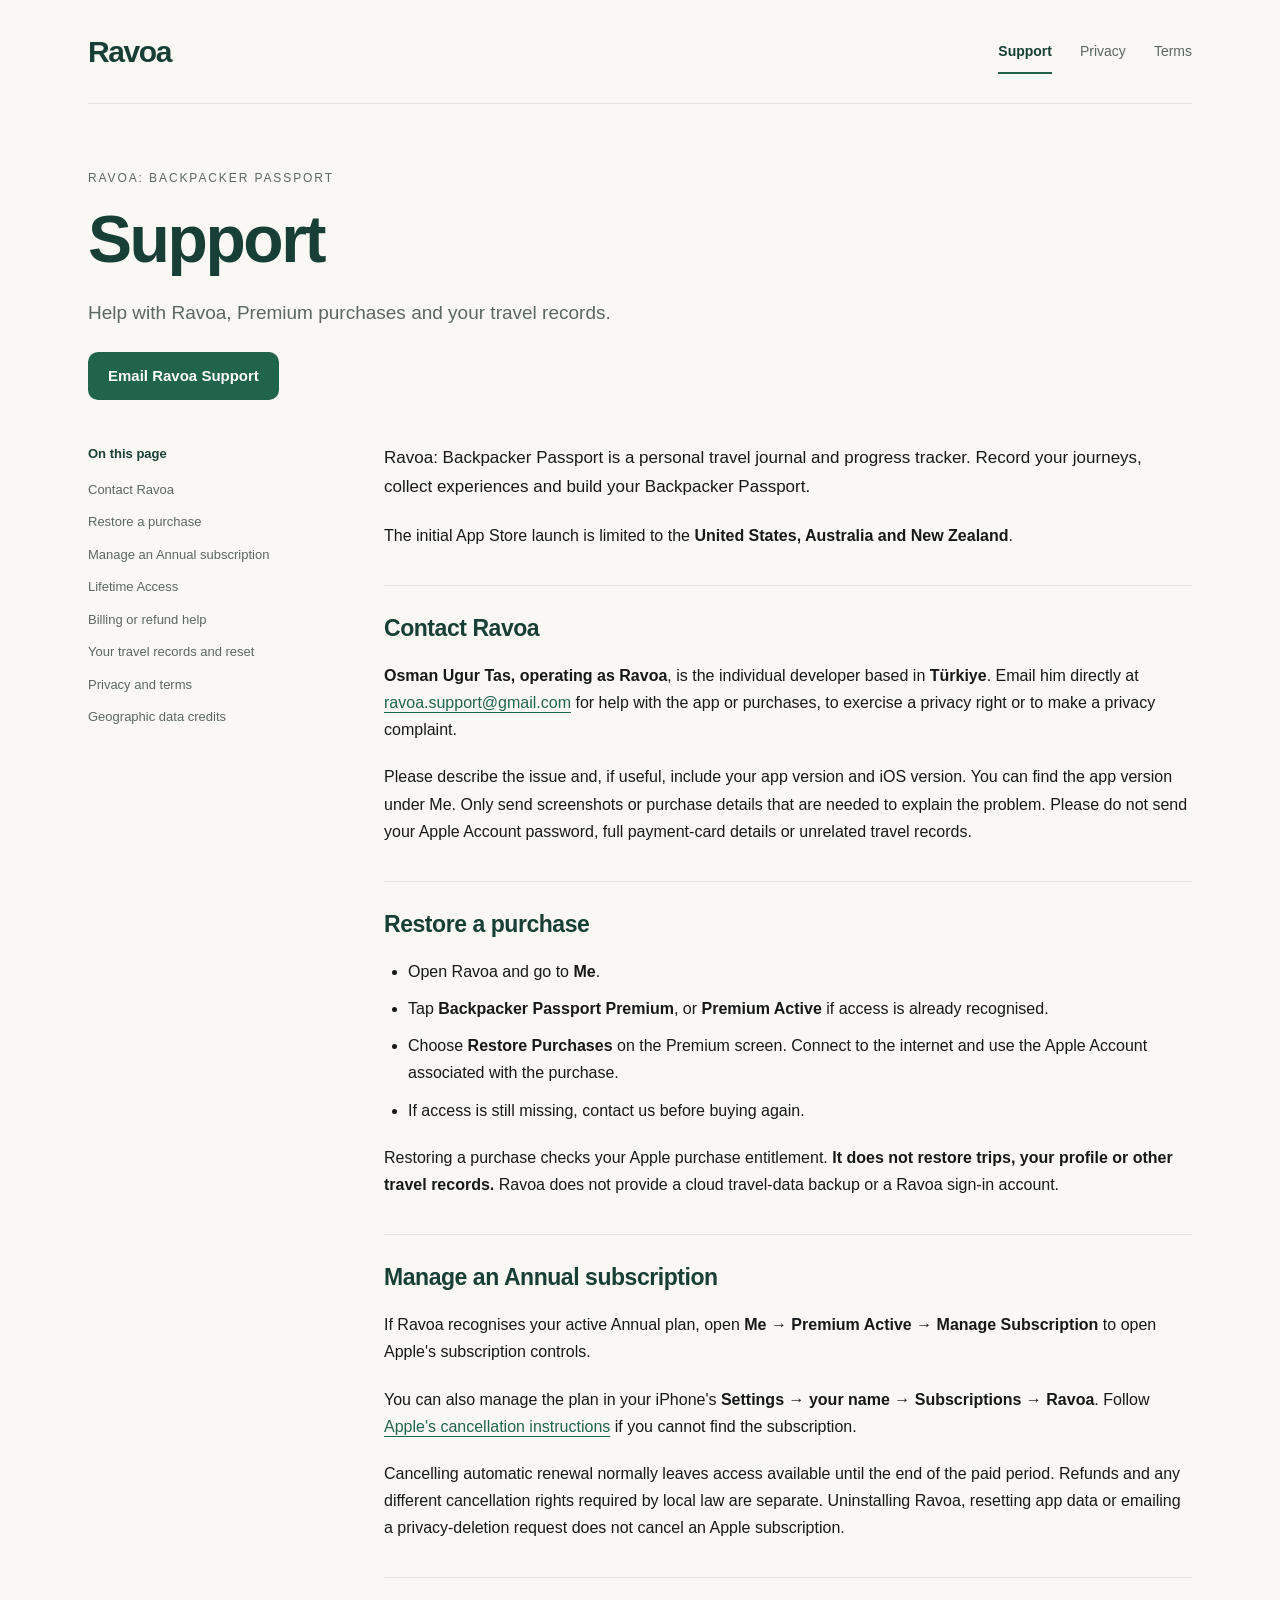
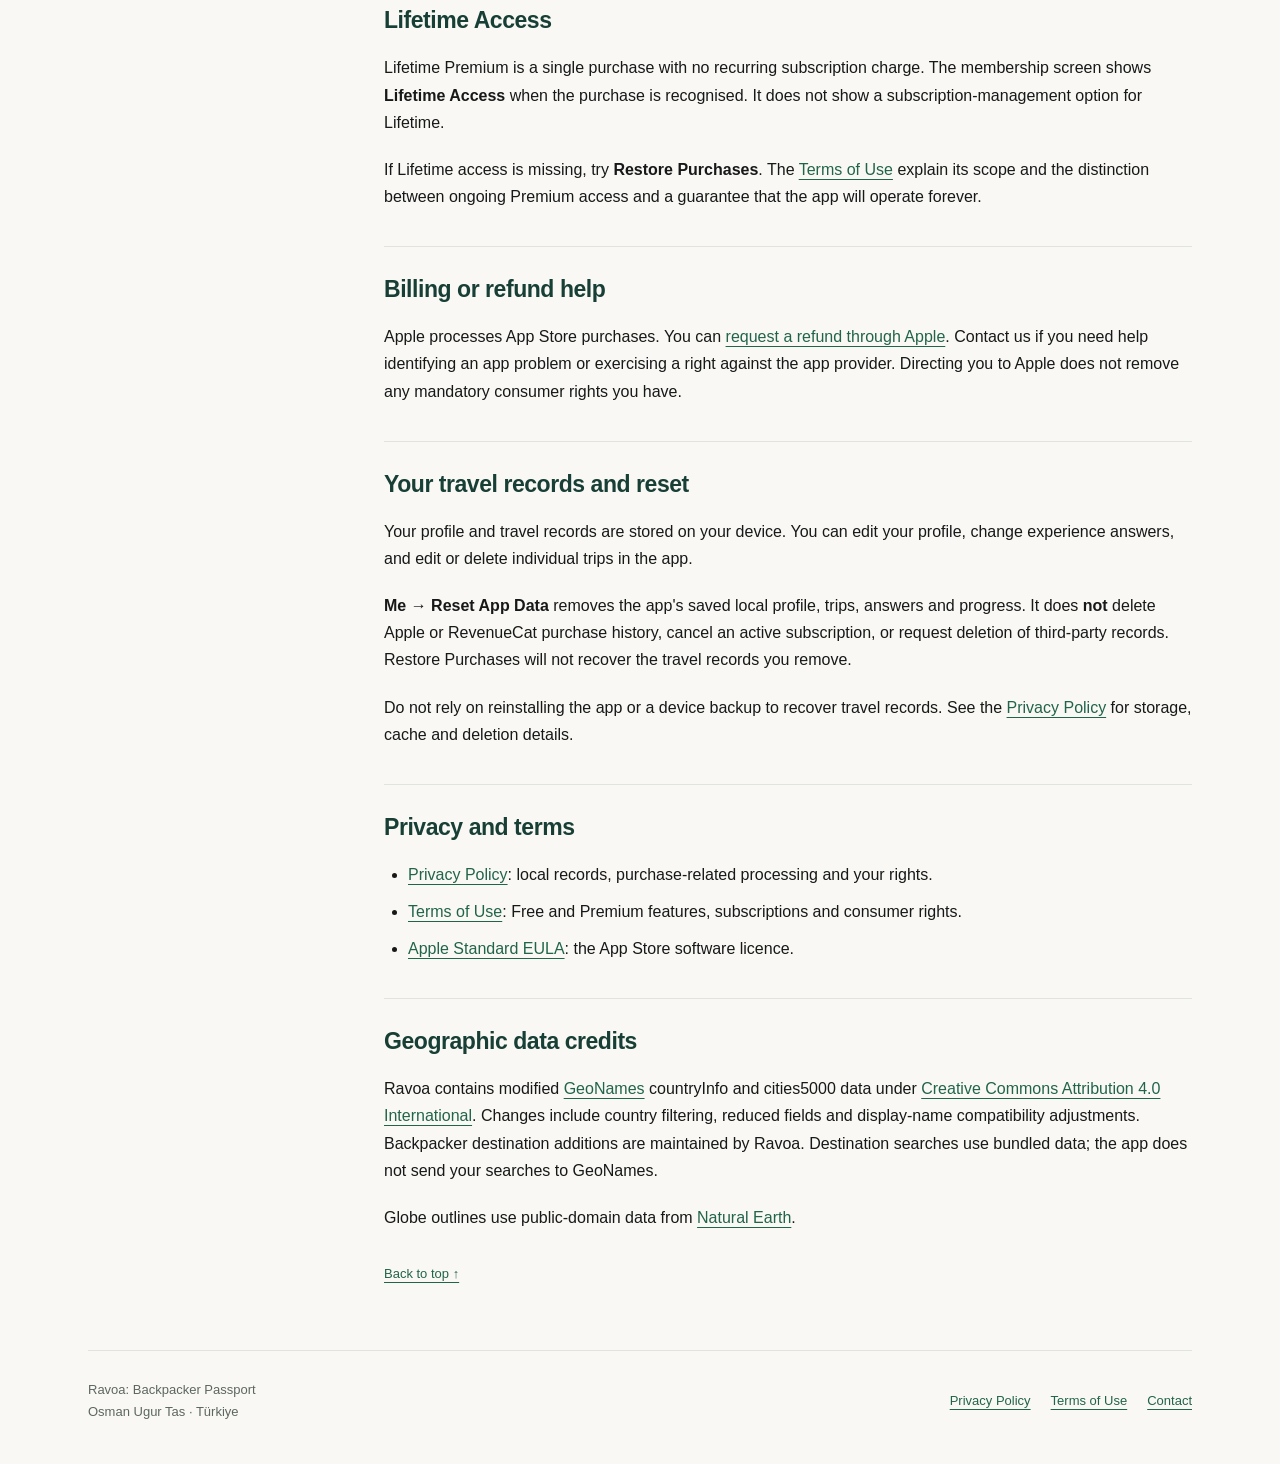
<file: index.html>
<!doctype html>
<html lang="en">
<head>
  <meta charset="utf-8">
  <meta name="viewport" content="width=device-width, initial-scale=1">
  <meta name="description" content="Help with Ravoa, Premium purchases and your travel records.">
  <meta name="theme-color" content="#faf8f4">
  <meta name="referrer" content="no-referrer">
  <title>Support · Ravoa</title>
  <link rel="stylesheet" href="./assets/styles.css">
</head>
<body id="top">
  <a class="skip" href="#main">Skip to content</a>
  <header class="site-header wrap">
    <a class="brand" href="./index.html" aria-label="Ravoa Support">Ravoa</a>
    <nav class="site-nav" aria-label="Main navigation"><a href="./index.html" aria-current="page">Support</a><a href="./privacy/index.html">Privacy</a><a href="./terms/index.html">Terms</a></nav>
  </header>
  <main class="wrap" id="main"><header class="hero">
          <p class="eyebrow">Ravoa: Backpacker Passport</p>
          <h1>Support</h1><p class="lead">Help with Ravoa, Premium purchases and your travel records.</p><a class="contact-link" href="mailto:ravoa.support@gmail.com">Email Ravoa Support</a>
        </header>
        <div class="document-layout">
          <aside class="toc"><h2>On this page</h2><nav aria-label="Page sections"><ol><li><a href="#contact-ravoa">Contact Ravoa</a></li><li><a href="#restore-a-purchase">Restore a purchase</a></li><li><a href="#manage-an-annual-subscription">Manage an Annual subscription</a></li><li><a href="#lifetime-access">Lifetime Access</a></li><li><a href="#billing-or-refund-help">Billing or refund help</a></li><li><a href="#your-travel-records-and-reset">Your travel records and reset</a></li><li><a href="#privacy-and-terms">Privacy and terms</a></li><li><a href="#geographic-data-credits">Geographic data credits</a></li></ol></nav></aside>
          <div>
            <details class="mobile-toc"><summary>On this page</summary><nav aria-label="Page sections"><ol><li><a href="#contact-ravoa">Contact Ravoa</a></li><li><a href="#restore-a-purchase">Restore a purchase</a></li><li><a href="#manage-an-annual-subscription">Manage an Annual subscription</a></li><li><a href="#lifetime-access">Lifetime Access</a></li><li><a href="#billing-or-refund-help">Billing or refund help</a></li><li><a href="#your-travel-records-and-reset">Your travel records and reset</a></li><li><a href="#privacy-and-terms">Privacy and terms</a></li><li><a href="#geographic-data-credits">Geographic data credits</a></li></ol></nav></details>
            <article class="document" aria-label="Support"><p>Ravoa: Backpacker Passport is a personal travel journal and progress tracker. Record your journeys, collect experiences and build your Backpacker Passport.</p>
<p>The initial App Store launch is limited to the <strong>United States, Australia and New Zealand</strong>.</p>
<section id="contact-ravoa"><h2>Contact Ravoa</h2>
<p><strong>Osman Ugur Tas, operating as Ravoa</strong>, is the individual developer based in <strong>Türkiye</strong>. Email him directly at <a href="mailto:ravoa.support@gmail.com">ravoa.support@gmail.com</a> for help with the app or purchases, to exercise a privacy right or to make a privacy complaint.</p>
<p>Please describe the issue and, if useful, include your app version and iOS version. You can find the app version under Me. Only send screenshots or purchase details that are needed to explain the problem. Please do not send your Apple Account password, full payment-card details or unrelated travel records.</p>
</section>
<section id="restore-a-purchase"><h2>Restore a purchase</h2>
<ul><li>Open Ravoa and go to <strong>Me</strong>.</li><li>Tap <strong>Backpacker Passport Premium</strong>, or <strong>Premium Active</strong> if access is already recognised.</li><li>Choose <strong>Restore Purchases</strong> on the Premium screen. Connect to the internet and use the Apple Account associated with the purchase.</li><li>If access is still missing, contact us before buying again.</li></ul>
<p>Restoring a purchase checks your Apple purchase entitlement. <strong>It does not restore trips, your profile or other travel records.</strong> Ravoa does not provide a cloud travel-data backup or a Ravoa sign-in account.</p>
</section>
<section id="manage-an-annual-subscription"><h2>Manage an Annual subscription</h2>
<p>If Ravoa recognises your active Annual plan, open <strong>Me → Premium Active → Manage Subscription</strong> to open Apple&#x27;s subscription controls.</p>
<p>You can also manage the plan in your iPhone&#x27;s <strong>Settings → your name → Subscriptions → Ravoa</strong>. Follow <a href="https://support.apple.com/en-us/118428">Apple&#x27;s cancellation instructions</a> if you cannot find the subscription.</p>
<p>Cancelling automatic renewal normally leaves access available until the end of the paid period. Refunds and any different cancellation rights required by local law are separate. Uninstalling Ravoa, resetting app data or emailing a privacy-deletion request does not cancel an Apple subscription.</p>
</section>
<section id="lifetime-access"><h2>Lifetime Access</h2>
<p>Lifetime Premium is a single purchase with no recurring subscription charge. The membership screen shows <strong>Lifetime Access</strong> when the purchase is recognised. It does not show a subscription-management option for Lifetime.</p>
<p>If Lifetime access is missing, try <strong>Restore Purchases</strong>. The <a href="./terms/index.html">Terms of Use</a> explain its scope and the distinction between ongoing Premium access and a guarantee that the app will operate forever.</p>
</section>
<section id="billing-or-refund-help"><h2>Billing or refund help</h2>
<p>Apple processes App Store purchases. You can <a href="https://reportaproblem.apple.com/">request a refund through Apple</a>. Contact us if you need help identifying an app problem or exercising a right against the app provider. Directing you to Apple does not remove any mandatory consumer rights you have.</p>
</section>
<section id="your-travel-records-and-reset"><h2>Your travel records and reset</h2>
<p>Your profile and travel records are stored on your device. You can edit your profile, change experience answers, and edit or delete individual trips in the app.</p>
<p><strong>Me → Reset App Data</strong> removes the app&#x27;s saved local profile, trips, answers and progress. It does <strong>not</strong> delete Apple or RevenueCat purchase history, cancel an active subscription, or request deletion of third-party records. Restore Purchases will not recover the travel records you remove.</p>
<p>Do not rely on reinstalling the app or a device backup to recover travel records. See the <a href="./privacy/index.html">Privacy Policy</a> for storage, cache and deletion details.</p>
</section>
<section id="privacy-and-terms"><h2>Privacy and terms</h2>
<ul><li><a href="./privacy/index.html">Privacy Policy</a>: local records, purchase-related processing and your rights.</li><li><a href="./terms/index.html">Terms of Use</a>: Free and Premium features, subscriptions and consumer rights.</li><li><a href="https://www.apple.com/legal/internet-services/itunes/dev/stdeula/">Apple Standard EULA</a>: the App Store software licence.</li></ul>
</section>
<section id="geographic-data-credits"><h2>Geographic data credits</h2>
<p>Ravoa contains modified <a href="https://www.geonames.org/">GeoNames</a> countryInfo and cities5000 data under <a href="https://creativecommons.org/licenses/by/4.0/">Creative Commons Attribution 4.0 International</a>. Changes include country filtering, reduced fields and display-name compatibility adjustments. Backpacker destination additions are maintained by Ravoa. Destination searches use bundled data; the app does not send your searches to GeoNames.</p>
<p>Globe outlines use public-domain data from <a href="https://www.naturalearthdata.com/about/terms-of-use/">Natural Earth</a>.</p>
</section></article>
            <a class="top-link" href="#top">Back to top ↑</a>
          </div>
        </div></main>
  <footer class="site-footer wrap">
    <p>Ravoa: Backpacker Passport<br>Osman Ugur Tas · Türkiye</p>
    <nav class="footer-links" aria-label="Footer navigation">
      <a href="./privacy/index.html">Privacy Policy</a>
      <a href="./terms/index.html">Terms of Use</a>
      <a href="mailto:ravoa.support@gmail.com">Contact</a>
    </nav>
  </footer>
</body>
</html>
</file>
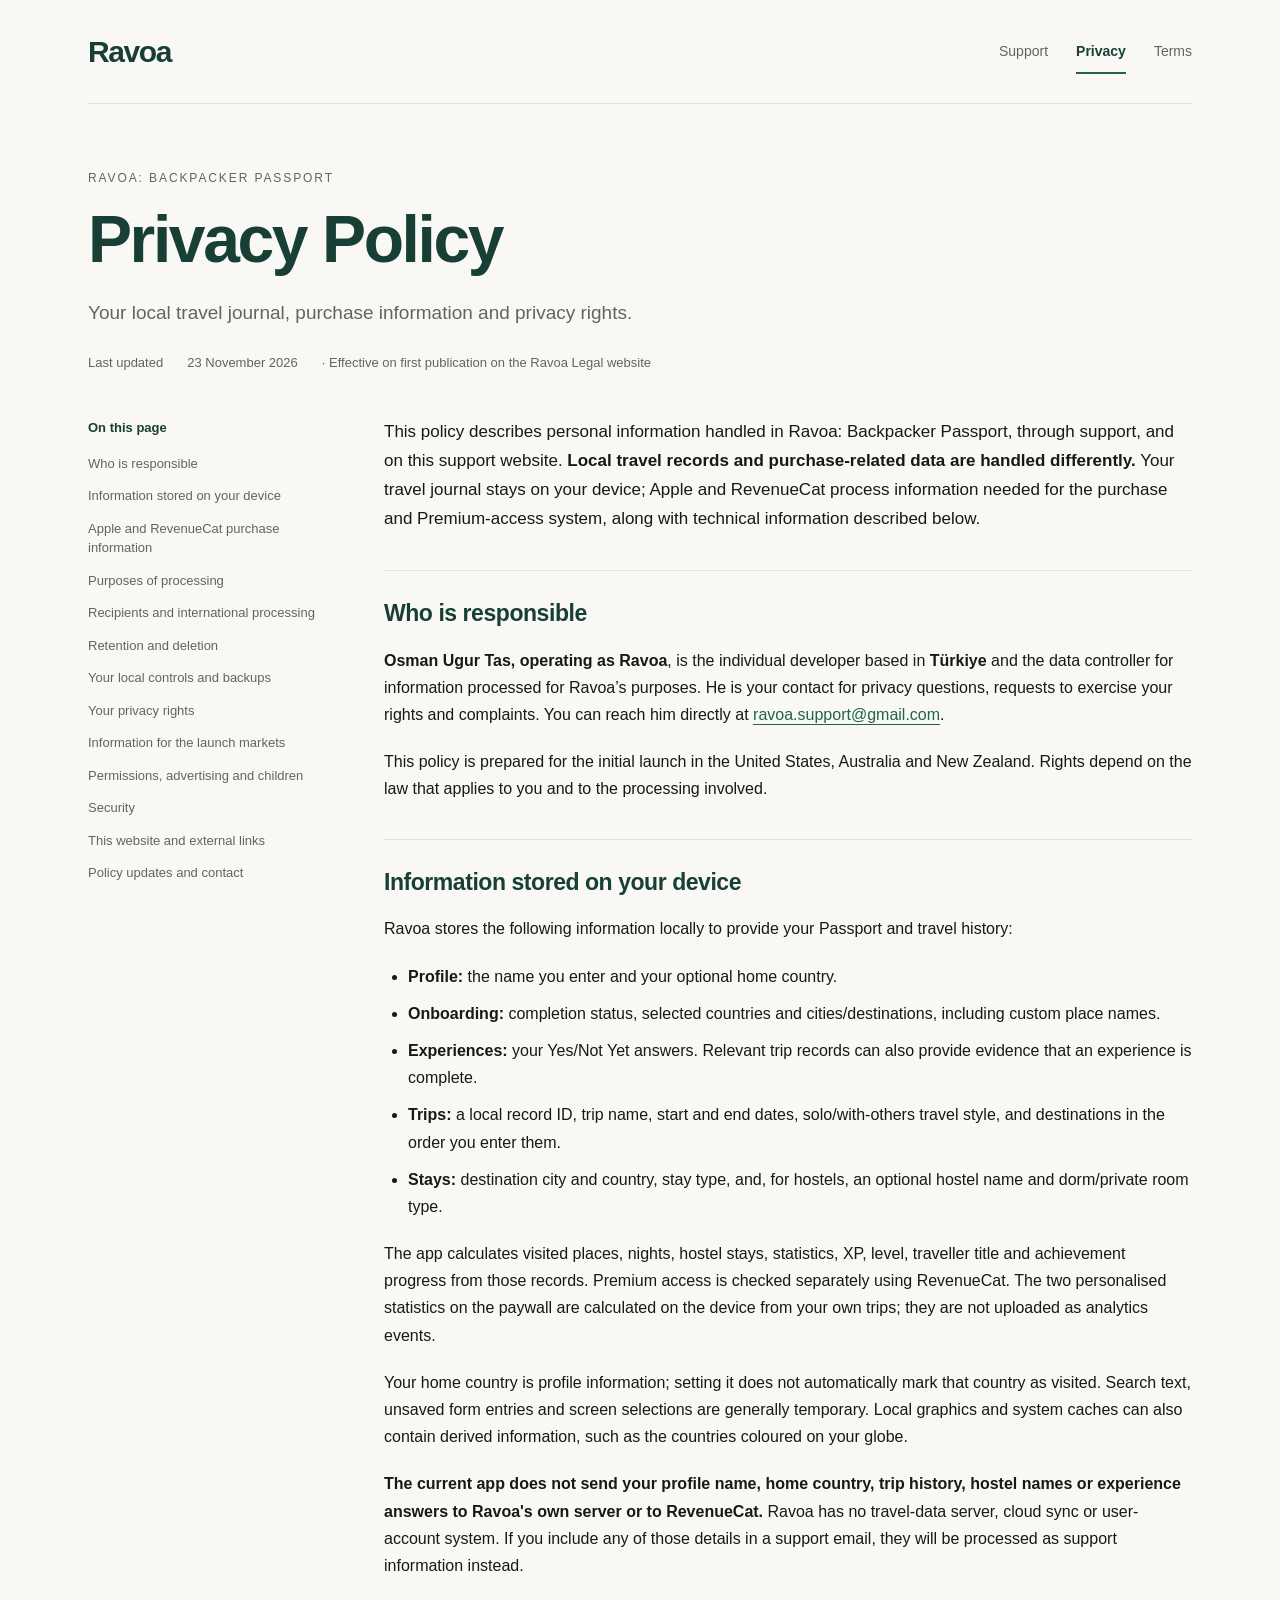
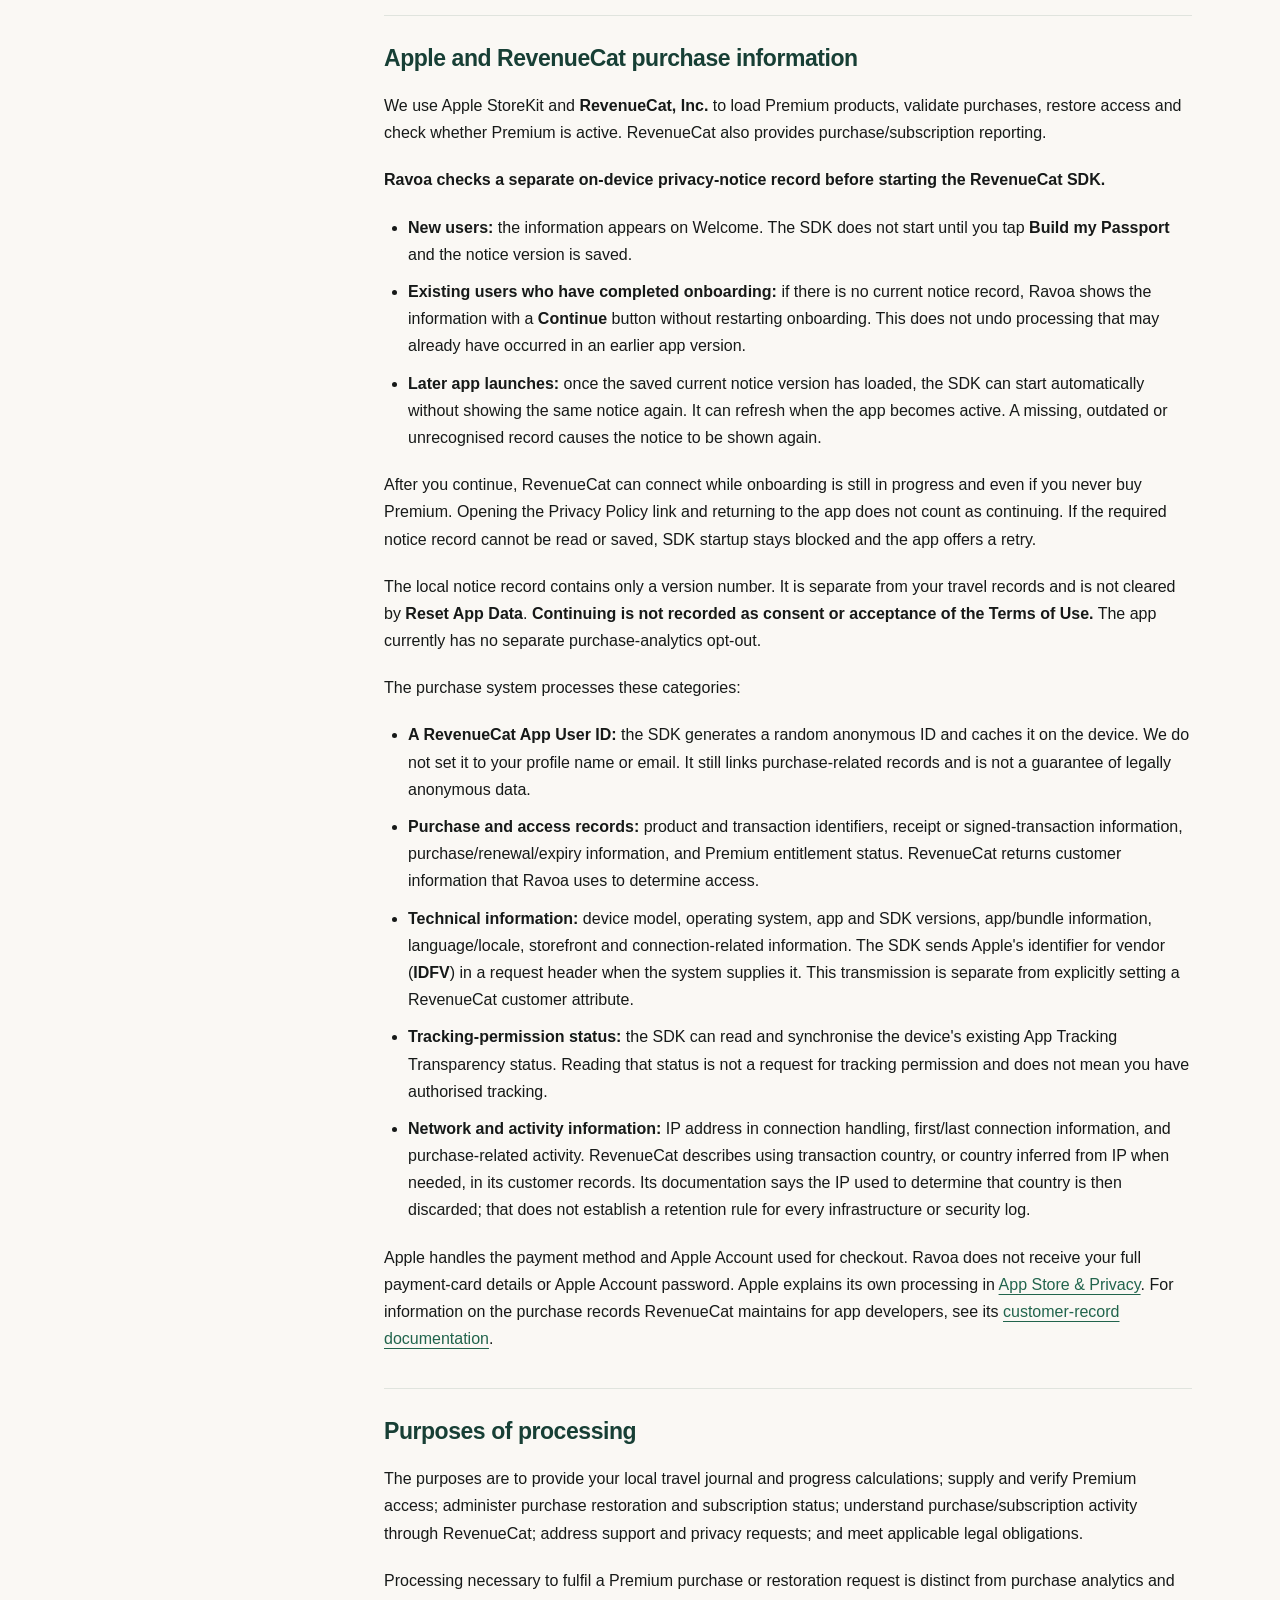
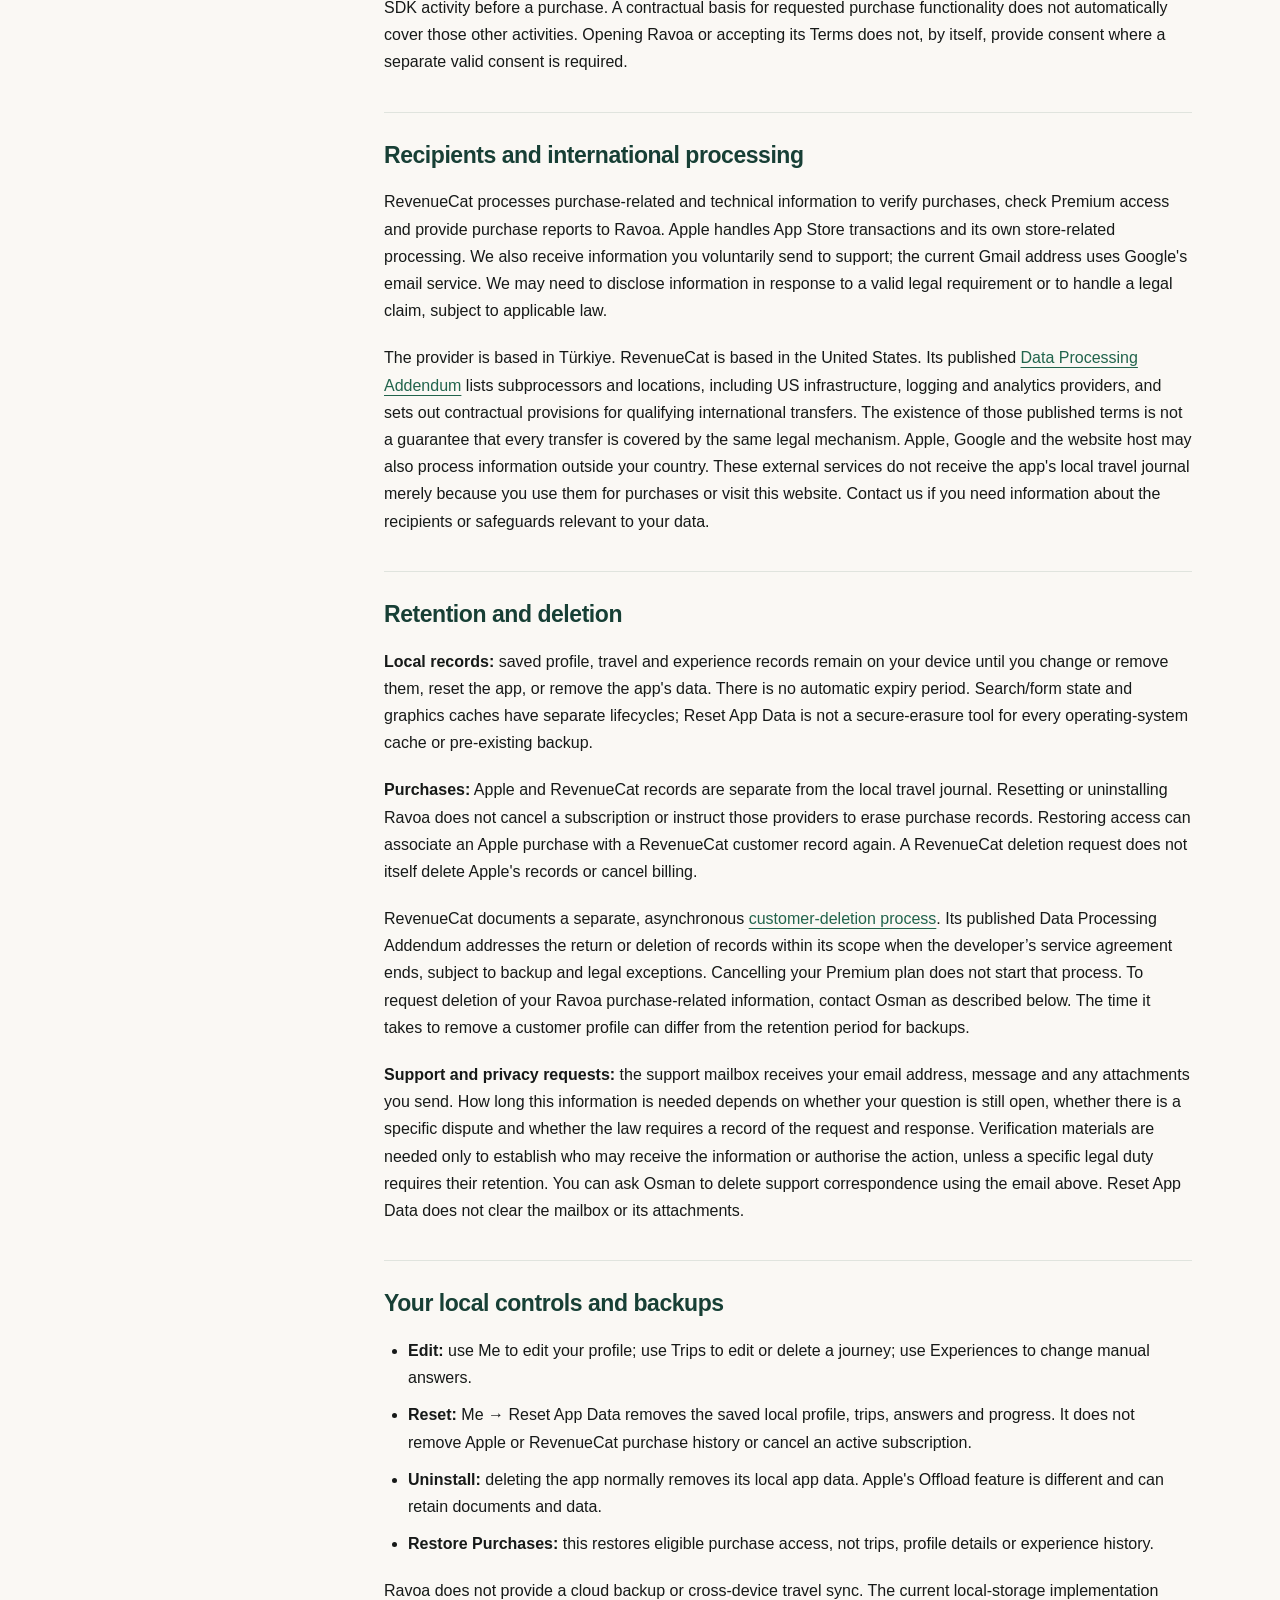
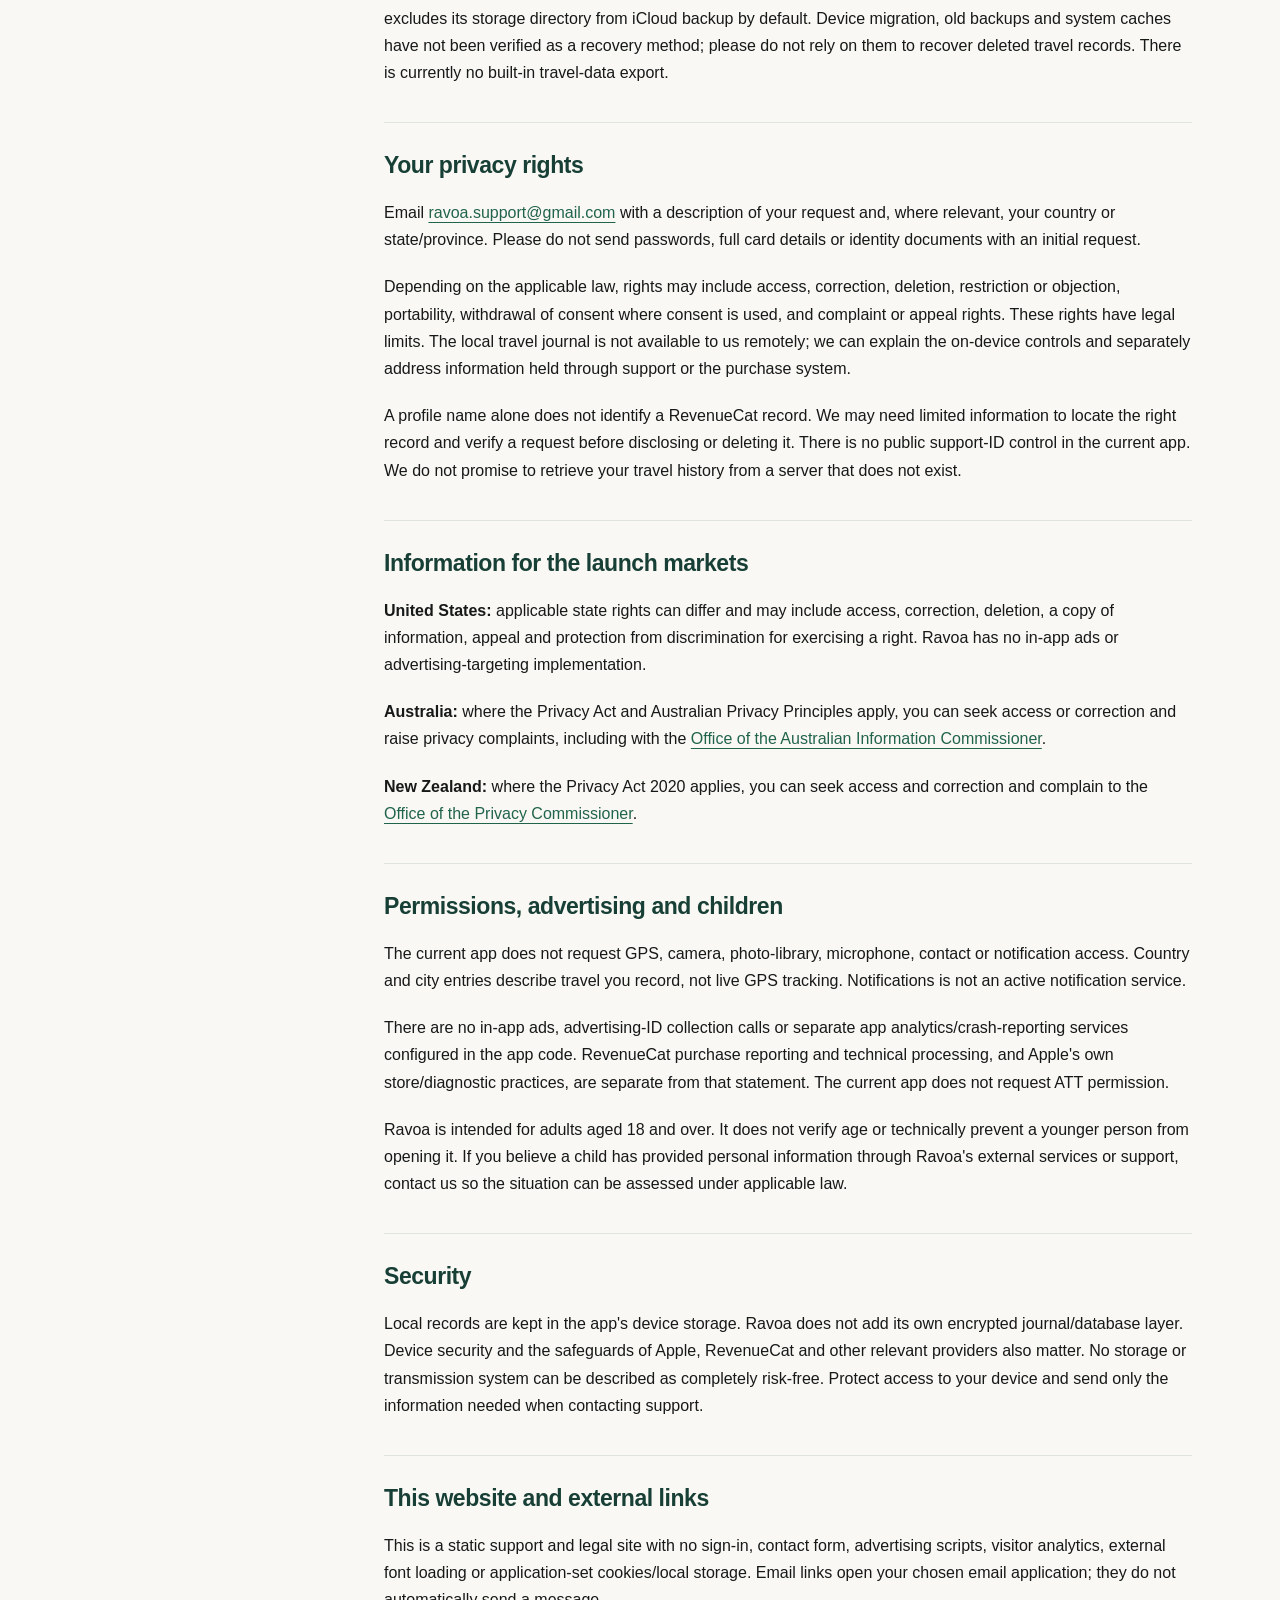
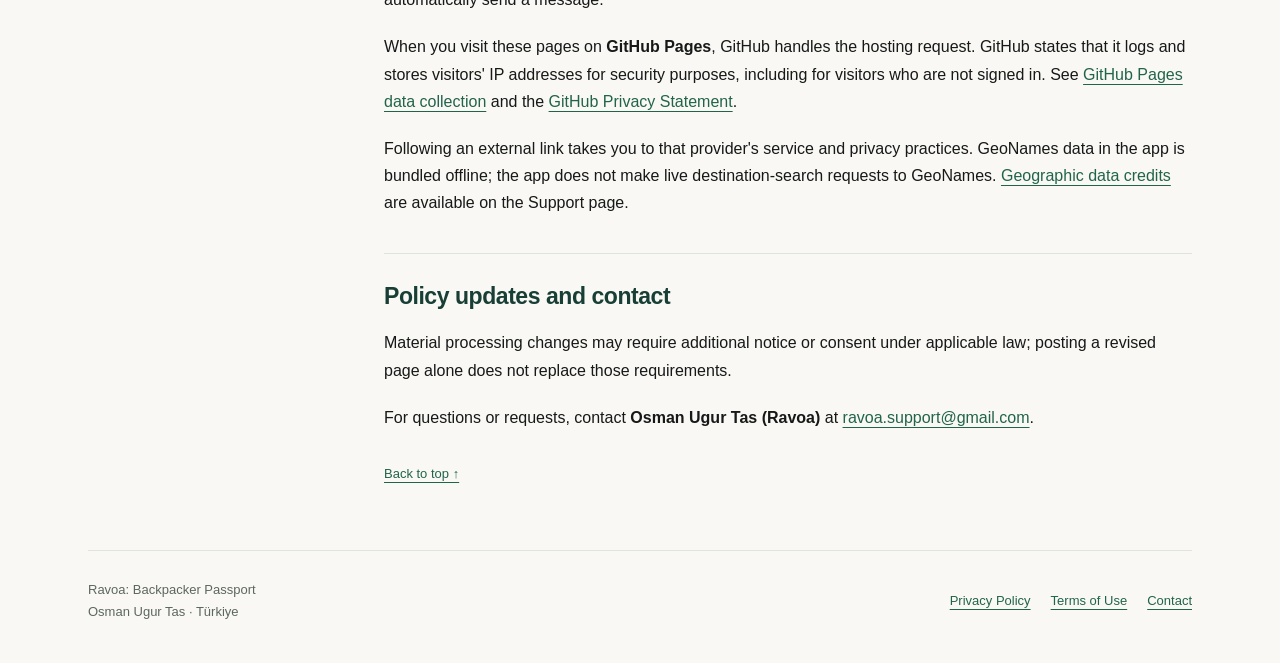
<file: privacy/index.html>
<!doctype html>
<html lang="en">
<head>
  <meta charset="utf-8">
  <meta name="viewport" content="width=device-width, initial-scale=1">
  <meta name="description" content="Your local travel journal, purchase information and privacy rights.">
  <meta name="theme-color" content="#faf8f4">
  <meta name="referrer" content="no-referrer">
  <title>Privacy Policy · Ravoa</title>
  <link rel="stylesheet" href="../assets/styles.css">
</head>
<body id="top">
  <a class="skip" href="#main">Skip to content</a>
  <header class="site-header wrap">
    <a class="brand" href="../index.html" aria-label="Ravoa Support">Ravoa</a>
    <nav class="site-nav" aria-label="Main navigation"><a href="../index.html">Support</a><a href="../privacy/index.html" aria-current="page">Privacy</a><a href="../terms/index.html">Terms</a></nav>
  </header>
  <main class="wrap" id="main"><header class="hero">
          <p class="eyebrow">Ravoa: Backpacker Passport</p>
          <h1>Privacy Policy</h1><p class="lead">Your local travel journal, purchase information and privacy rights.</p><div class="meta">Last updated <time datetime="2026-11-23">23 November 2026</time> · Effective on first publication on the Ravoa Legal website</div>
        </header>
        <div class="document-layout">
          <aside class="toc"><h2>On this page</h2><nav aria-label="Page sections"><ol><li><a href="#who-is-responsible">Who is responsible</a></li><li><a href="#information-stored-on-your-device">Information stored on your device</a></li><li><a href="#apple-and-revenuecat-purchase-information">Apple and RevenueCat purchase information</a></li><li><a href="#purposes-of-processing">Purposes of processing</a></li><li><a href="#recipients-and-international-processing">Recipients and international processing</a></li><li><a href="#retention-and-deletion">Retention and deletion</a></li><li><a href="#your-local-controls-and-backups">Your local controls and backups</a></li><li><a href="#your-privacy-rights">Your privacy rights</a></li><li><a href="#information-for-the-launch-markets">Information for the launch markets</a></li><li><a href="#permissions-advertising-and-children">Permissions, advertising and children</a></li><li><a href="#security">Security</a></li><li><a href="#this-website-and-external-links">This website and external links</a></li><li><a href="#policy-updates-and-contact">Policy updates and contact</a></li></ol></nav></aside>
          <div>
            <details class="mobile-toc"><summary>On this page</summary><nav aria-label="Page sections"><ol><li><a href="#who-is-responsible">Who is responsible</a></li><li><a href="#information-stored-on-your-device">Information stored on your device</a></li><li><a href="#apple-and-revenuecat-purchase-information">Apple and RevenueCat purchase information</a></li><li><a href="#purposes-of-processing">Purposes of processing</a></li><li><a href="#recipients-and-international-processing">Recipients and international processing</a></li><li><a href="#retention-and-deletion">Retention and deletion</a></li><li><a href="#your-local-controls-and-backups">Your local controls and backups</a></li><li><a href="#your-privacy-rights">Your privacy rights</a></li><li><a href="#information-for-the-launch-markets">Information for the launch markets</a></li><li><a href="#permissions-advertising-and-children">Permissions, advertising and children</a></li><li><a href="#security">Security</a></li><li><a href="#this-website-and-external-links">This website and external links</a></li><li><a href="#policy-updates-and-contact">Policy updates and contact</a></li></ol></nav></details>
            <article class="document" aria-label="Privacy Policy"><p>This policy describes personal information handled in Ravoa: Backpacker Passport, through support, and on this support website. <strong>Local travel records and purchase-related data are handled differently.</strong> Your travel journal stays on your device; Apple and RevenueCat process information needed for the purchase and Premium-access system, along with technical information described below.</p>
<section id="who-is-responsible"><h2>Who is responsible</h2>
<p><strong>Osman Ugur Tas, operating as Ravoa</strong>, is the individual developer based in <strong>Türkiye</strong> and the data controller for information processed for Ravoa’s purposes. He is your contact for privacy questions, requests to exercise your rights and complaints. You can reach him directly at <a href="mailto:ravoa.support@gmail.com">ravoa.support@gmail.com</a>.</p>
<p>This policy is prepared for the initial launch in the United States, Australia and New Zealand. Rights depend on the law that applies to you and to the processing involved.</p>
</section>
<section id="information-stored-on-your-device"><h2>Information stored on your device</h2>
<p>Ravoa stores the following information locally to provide your Passport and travel history:</p>
<ul><li><strong>Profile:</strong> the name you enter and your optional home country.</li><li><strong>Onboarding:</strong> completion status, selected countries and cities/destinations, including custom place names.</li><li><strong>Experiences:</strong> your Yes/Not Yet answers. Relevant trip records can also provide evidence that an experience is complete.</li><li><strong>Trips:</strong> a local record ID, trip name, start and end dates, solo/with-others travel style, and destinations in the order you enter them.</li><li><strong>Stays:</strong> destination city and country, stay type, and, for hostels, an optional hostel name and dorm/private room type.</li></ul>
<p>The app calculates visited places, nights, hostel stays, statistics, XP, level, traveller title and achievement progress from those records. Premium access is checked separately using RevenueCat. The two personalised statistics on the paywall are calculated on the device from your own trips; they are not uploaded as analytics events.</p>
<p>Your home country is profile information; setting it does not automatically mark that country as visited. Search text, unsaved form entries and screen selections are generally temporary. Local graphics and system caches can also contain derived information, such as the countries coloured on your globe.</p>
<p><strong>The current app does not send your profile name, home country, trip history, hostel names or experience answers to Ravoa&#x27;s own server or to RevenueCat.</strong> Ravoa has no travel-data server, cloud sync or user-account system. If you include any of those details in a support email, they will be processed as support information instead.</p>
</section>
<section id="apple-and-revenuecat-purchase-information"><h2>Apple and RevenueCat purchase information</h2>
<p>We use Apple StoreKit and <strong>RevenueCat, Inc.</strong> to load Premium products, validate purchases, restore access and check whether Premium is active. RevenueCat also provides purchase/subscription reporting.</p>
<p><strong>Ravoa checks a separate on-device privacy-notice record before starting the RevenueCat SDK.</strong></p>
<ul><li><strong>New users:</strong> the information appears on Welcome. The SDK does not start until you tap <strong>Build my Passport</strong> and the notice version is saved.</li><li><strong>Existing users who have completed onboarding:</strong> if there is no current notice record, Ravoa shows the information with a <strong>Continue</strong> button without restarting onboarding. This does not undo processing that may already have occurred in an earlier app version.</li><li><strong>Later app launches:</strong> once the saved current notice version has loaded, the SDK can start automatically without showing the same notice again. It can refresh when the app becomes active. A missing, outdated or unrecognised record causes the notice to be shown again.</li></ul>
<p>After you continue, RevenueCat can connect while onboarding is still in progress and even if you never buy Premium. Opening the Privacy Policy link and returning to the app does not count as continuing. If the required notice record cannot be read or saved, SDK startup stays blocked and the app offers a retry.</p>
<p>The local notice record contains only a version number. It is separate from your travel records and is not cleared by <strong>Reset App Data</strong>. <strong>Continuing is not recorded as consent or acceptance of the Terms of Use.</strong> The app currently has no separate purchase-analytics opt-out.</p>
<p>The purchase system processes these categories:</p>
<ul><li><strong>A RevenueCat App User ID:</strong> the SDK generates a random anonymous ID and caches it on the device. We do not set it to your profile name or email. It still links purchase-related records and is not a guarantee of legally anonymous data.</li><li><strong>Purchase and access records:</strong> product and transaction identifiers, receipt or signed-transaction information, purchase/renewal/expiry information, and Premium entitlement status. RevenueCat returns customer information that Ravoa uses to determine access.</li><li><strong>Technical information:</strong> device model, operating system, app and SDK versions, app/bundle information, language/locale, storefront and connection-related information. The SDK sends Apple&#x27;s identifier for vendor (<strong>IDFV</strong>) in a request header when the system supplies it. This transmission is separate from explicitly setting a RevenueCat customer attribute.</li><li><strong>Tracking-permission status:</strong> the SDK can read and synchronise the device&#x27;s existing App Tracking Transparency status. Reading that status is not a request for tracking permission and does not mean you have authorised tracking.</li><li><strong>Network and activity information:</strong> IP address in connection handling, first/last connection information, and purchase-related activity. RevenueCat describes using transaction country, or country inferred from IP when needed, in its customer records. Its documentation says the IP used to determine that country is then discarded; that does not establish a retention rule for every infrastructure or security log.</li></ul>
<p>Apple handles the payment method and Apple Account used for checkout. Ravoa does not receive your full payment-card details or Apple Account password. Apple explains its own processing in <a href="https://www.apple.com/legal/privacy/data/en/appstore/">App Store &amp; Privacy</a>. For information on the purchase records RevenueCat maintains for app developers, see its <a href="https://www.revenuecat.com/docs/dashboard-and-metrics/customer-profile">customer-record documentation</a>.</p>
</section>
<section id="purposes-of-processing"><h2>Purposes of processing</h2>
<p>The purposes are to provide your local travel journal and progress calculations; supply and verify Premium access; administer purchase restoration and subscription status; understand purchase/subscription activity through RevenueCat; address support and privacy requests; and meet applicable legal obligations.</p>
<p>Processing necessary to fulfil a Premium purchase or restoration request is distinct from purchase analytics and SDK activity before a purchase. A contractual basis for requested purchase functionality does not automatically cover those other activities. Opening Ravoa or accepting its Terms does not, by itself, provide consent where a separate valid consent is required.</p>
</section>
<section id="recipients-and-international-processing"><h2>Recipients and international processing</h2>
<p>RevenueCat processes purchase-related and technical information to verify purchases, check Premium access and provide purchase reports to Ravoa. Apple handles App Store transactions and its own store-related processing. We also receive information you voluntarily send to support; the current Gmail address uses Google&#x27;s email service. We may need to disclose information in response to a valid legal requirement or to handle a legal claim, subject to applicable law.</p>
<p>The provider is based in Türkiye. RevenueCat is based in the United States. Its published <a href="https://www.revenuecat.com/dpa">Data Processing Addendum</a> lists subprocessors and locations, including US infrastructure, logging and analytics providers, and sets out contractual provisions for qualifying international transfers. The existence of those published terms is not a guarantee that every transfer is covered by the same legal mechanism. Apple, Google and the website host may also process information outside your country. These external services do not receive the app&#x27;s local travel journal merely because you use them for purchases or visit this website. Contact us if you need information about the recipients or safeguards relevant to your data.</p>
</section>
<section id="retention-and-deletion"><h2>Retention and deletion</h2>
<p><strong>Local records:</strong> saved profile, travel and experience records remain on your device until you change or remove them, reset the app, or remove the app&#x27;s data. There is no automatic expiry period. Search/form state and graphics caches have separate lifecycles; Reset App Data is not a secure-erasure tool for every operating-system cache or pre-existing backup.</p>
<p><strong>Purchases:</strong> Apple and RevenueCat records are separate from the local travel journal. Resetting or uninstalling Ravoa does not cancel a subscription or instruct those providers to erase purchase records. Restoring access can associate an Apple purchase with a RevenueCat customer record again. A RevenueCat deletion request does not itself delete Apple&#x27;s records or cancel billing.</p>
<p>RevenueCat documents a separate, asynchronous <a href="https://www.revenuecat.com/docs/dashboard-and-metrics/customer-profile#delete-customer">customer-deletion process</a>. Its published Data Processing Addendum addresses the return or deletion of records within its scope when the developer’s service agreement ends, subject to backup and legal exceptions. Cancelling your Premium plan does not start that process. To request deletion of your Ravoa purchase-related information, contact Osman as described below. The time it takes to remove a customer profile can differ from the retention period for backups.</p>
<p><strong>Support and privacy requests:</strong> the support mailbox receives your email address, message and any attachments you send. How long this information is needed depends on whether your question is still open, whether there is a specific dispute and whether the law requires a record of the request and response. Verification materials are needed only to establish who may receive the information or authorise the action, unless a specific legal duty requires their retention. You can ask Osman to delete support correspondence using the email above. Reset App Data does not clear the mailbox or its attachments.</p>
</section>
<section id="your-local-controls-and-backups"><h2>Your local controls and backups</h2>
<ul><li><strong>Edit:</strong> use Me to edit your profile; use Trips to edit or delete a journey; use Experiences to change manual answers.</li><li><strong>Reset:</strong> Me → Reset App Data removes the saved local profile, trips, answers and progress. It does not remove Apple or RevenueCat purchase history or cancel an active subscription.</li><li><strong>Uninstall:</strong> deleting the app normally removes its local app data. Apple&#x27;s Offload feature is different and can retain documents and data.</li><li><strong>Restore Purchases:</strong> this restores eligible purchase access, not trips, profile details or experience history.</li></ul>
<p>Ravoa does not provide a cloud backup or cross-device travel sync. The current local-storage implementation excludes its storage directory from iCloud backup by default. Device migration, old backups and system caches have not been verified as a recovery method; please do not rely on them to recover deleted travel records. There is currently no built-in travel-data export.</p>
</section>
<section id="your-privacy-rights"><h2>Your privacy rights</h2>
<p>Email <a href="mailto:ravoa.support@gmail.com">ravoa.support@gmail.com</a> with a description of your request and, where relevant, your country or state/province. Please do not send passwords, full card details or identity documents with an initial request.</p>
<p>Depending on the applicable law, rights may include access, correction, deletion, restriction or objection, portability, withdrawal of consent where consent is used, and complaint or appeal rights. These rights have legal limits. The local travel journal is not available to us remotely; we can explain the on-device controls and separately address information held through support or the purchase system.</p>
<p>A profile name alone does not identify a RevenueCat record. We may need limited information to locate the right record and verify a request before disclosing or deleting it. There is no public support-ID control in the current app. We do not promise to retrieve your travel history from a server that does not exist.</p>
</section>
<section id="information-for-the-launch-markets"><h2>Information for the launch markets</h2>
<p><strong>United States:</strong> applicable state rights can differ and may include access, correction, deletion, a copy of information, appeal and protection from discrimination for exercising a right. Ravoa has no in-app ads or advertising-targeting implementation.</p>
<p><strong>Australia:</strong> where the Privacy Act and Australian Privacy Principles apply, you can seek access or correction and raise privacy complaints, including with the <a href="https://www.oaic.gov.au/privacy/privacy-complaints">Office of the Australian Information Commissioner</a>.</p>
<p><strong>New Zealand:</strong> where the Privacy Act 2020 applies, you can seek access and correction and complain to the <a href="https://www.privacy.org.nz/your-rights/making-a-complaint/">Office of the Privacy Commissioner</a>.</p>
</section>
<section id="permissions-advertising-and-children"><h2>Permissions, advertising and children</h2>
<p>The current app does not request GPS, camera, photo-library, microphone, contact or notification access. Country and city entries describe travel you record, not live GPS tracking. Notifications is not an active notification service.</p>
<p>There are no in-app ads, advertising-ID collection calls or separate app analytics/crash-reporting services configured in the app code. RevenueCat purchase reporting and technical processing, and Apple&#x27;s own store/diagnostic practices, are separate from that statement. The current app does not request ATT permission.</p>
<p>Ravoa is intended for adults aged 18 and over. It does not verify age or technically prevent a younger person from opening it. If you believe a child has provided personal information through Ravoa&#x27;s external services or support, contact us so the situation can be assessed under applicable law.</p>
</section>
<section id="security"><h2>Security</h2>
<p>Local records are kept in the app&#x27;s device storage. Ravoa does not add its own encrypted journal/database layer. Device security and the safeguards of Apple, RevenueCat and other relevant providers also matter. No storage or transmission system can be described as completely risk-free. Protect access to your device and send only the information needed when contacting support.</p>
</section>
<section id="this-website-and-external-links"><h2>This website and external links</h2>
<p>This is a static support and legal site with no sign-in, contact form, advertising scripts, visitor analytics, external font loading or application-set cookies/local storage. Email links open your chosen email application; they do not automatically send a message.</p>
<p>When you visit these pages on <strong>GitHub Pages</strong>, GitHub handles the hosting request. GitHub states that it logs and stores visitors&#x27; IP addresses for security purposes, including for visitors who are not signed in. See <a href="https://docs.github.com/en/pages/getting-started-with-github-pages/what-is-github-pages#data-collection">GitHub Pages data collection</a> and the <a href="https://docs.github.com/en/site-policy/privacy-policies/github-general-privacy-statement">GitHub Privacy Statement</a>.</p>
<p>Following an external link takes you to that provider&#x27;s service and privacy practices. GeoNames data in the app is bundled offline; the app does not make live destination-search requests to GeoNames. <a href="../index.html#geographic-data-credits">Geographic data credits</a> are available on the Support page.</p>
</section>
<section id="policy-updates-and-contact"><h2>Policy updates and contact</h2>
<p>Material processing changes may require additional notice or consent under applicable law; posting a revised page alone does not replace those requirements.</p>
<p>For questions or requests, contact <strong>Osman Ugur Tas (Ravoa)</strong> at <a href="mailto:ravoa.support@gmail.com">ravoa.support@gmail.com</a>.</p>
</section></article>
            <a class="top-link" href="#top">Back to top ↑</a>
          </div>
        </div></main>
  <footer class="site-footer wrap">
    <p>Ravoa: Backpacker Passport<br>Osman Ugur Tas · Türkiye</p>
    <nav class="footer-links" aria-label="Footer navigation">
      <a href="../privacy/index.html">Privacy Policy</a>
      <a href="../terms/index.html">Terms of Use</a>
      <a href="mailto:ravoa.support@gmail.com">Contact</a>
    </nav>
  </footer>
</body>
</html>
</file>
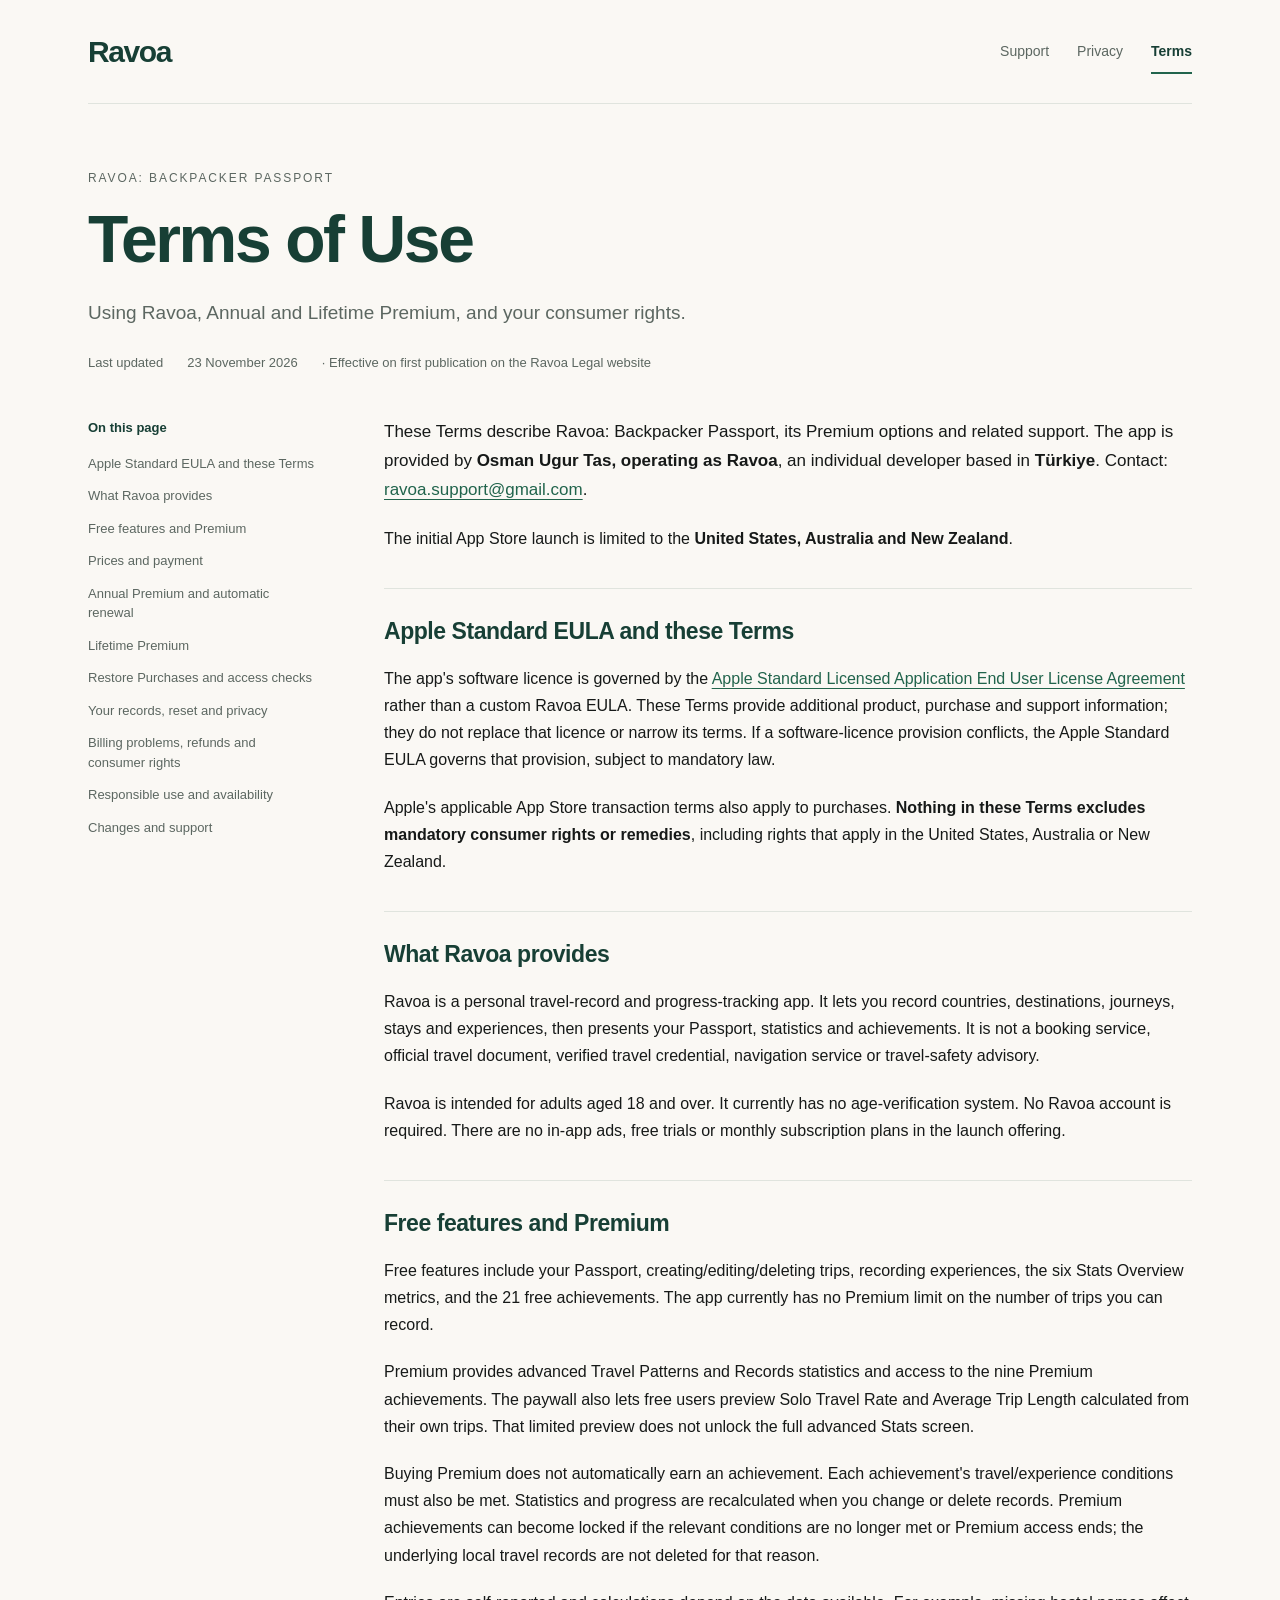
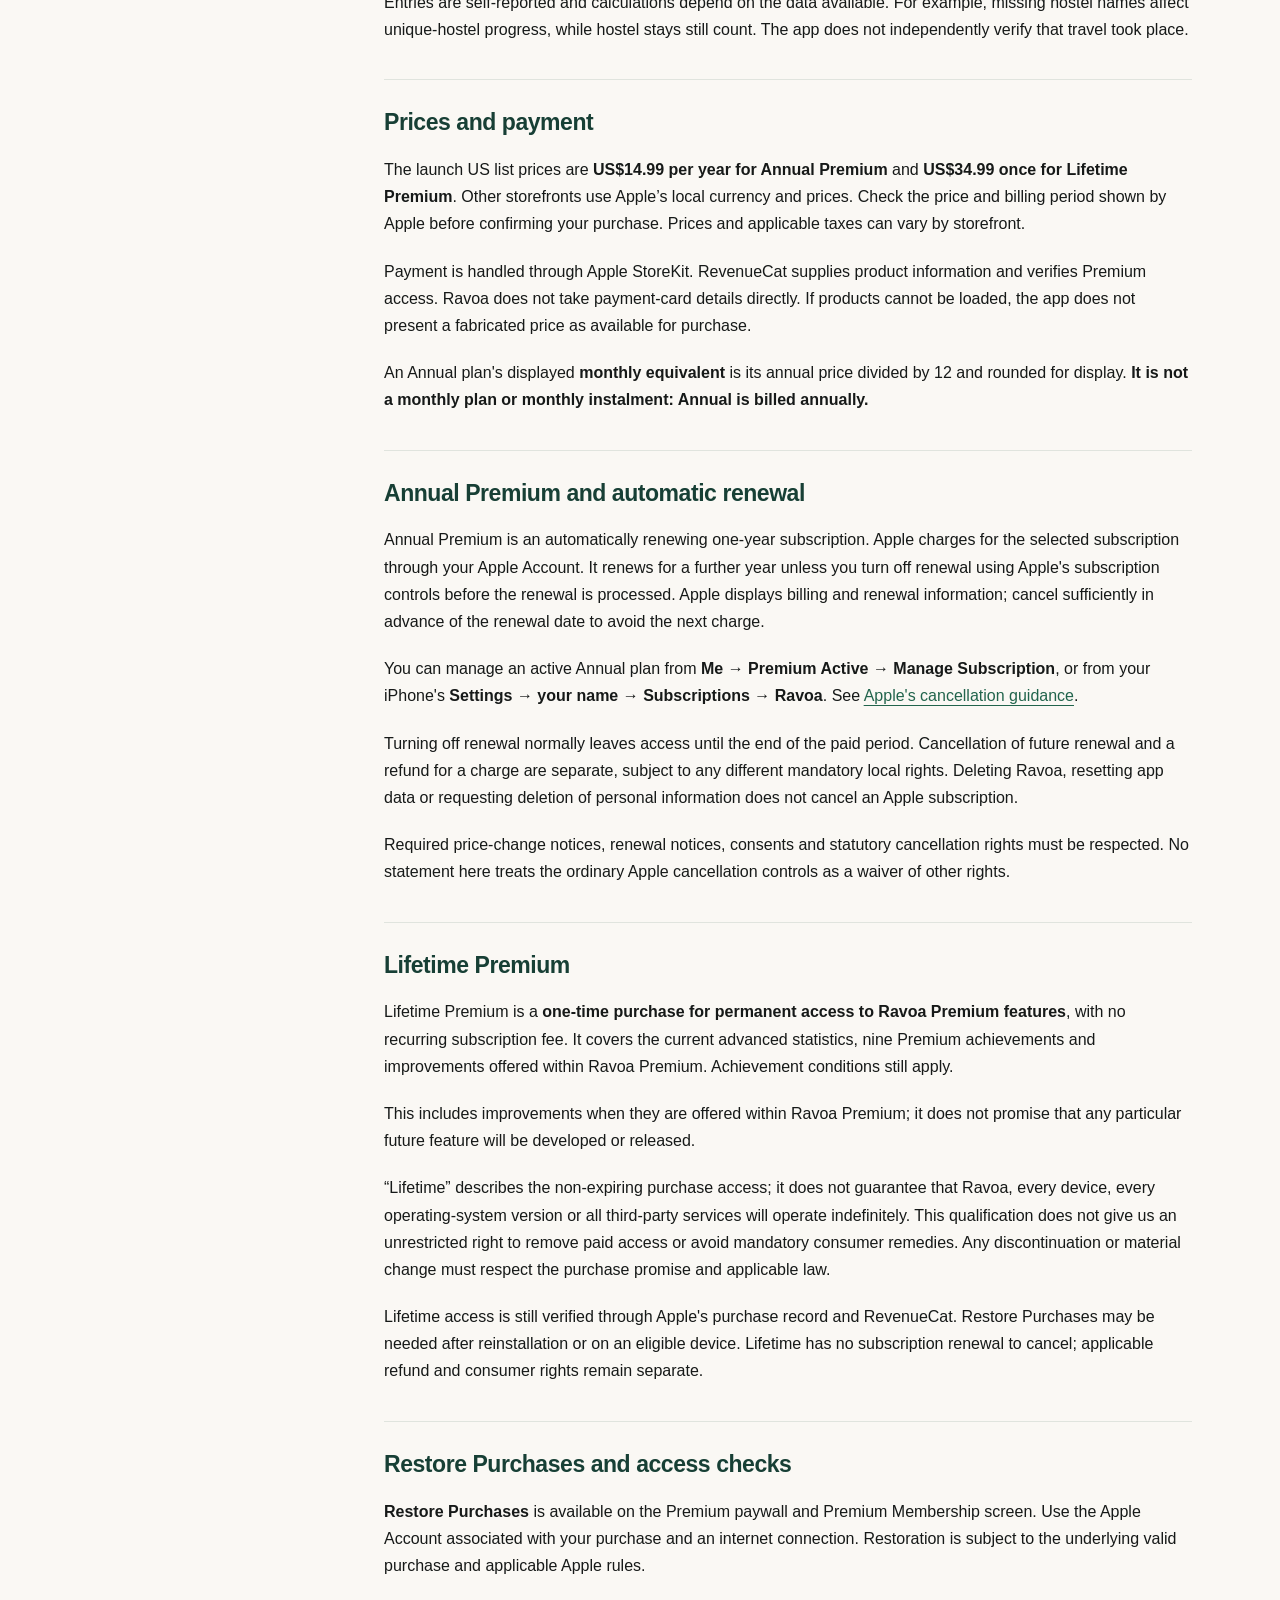
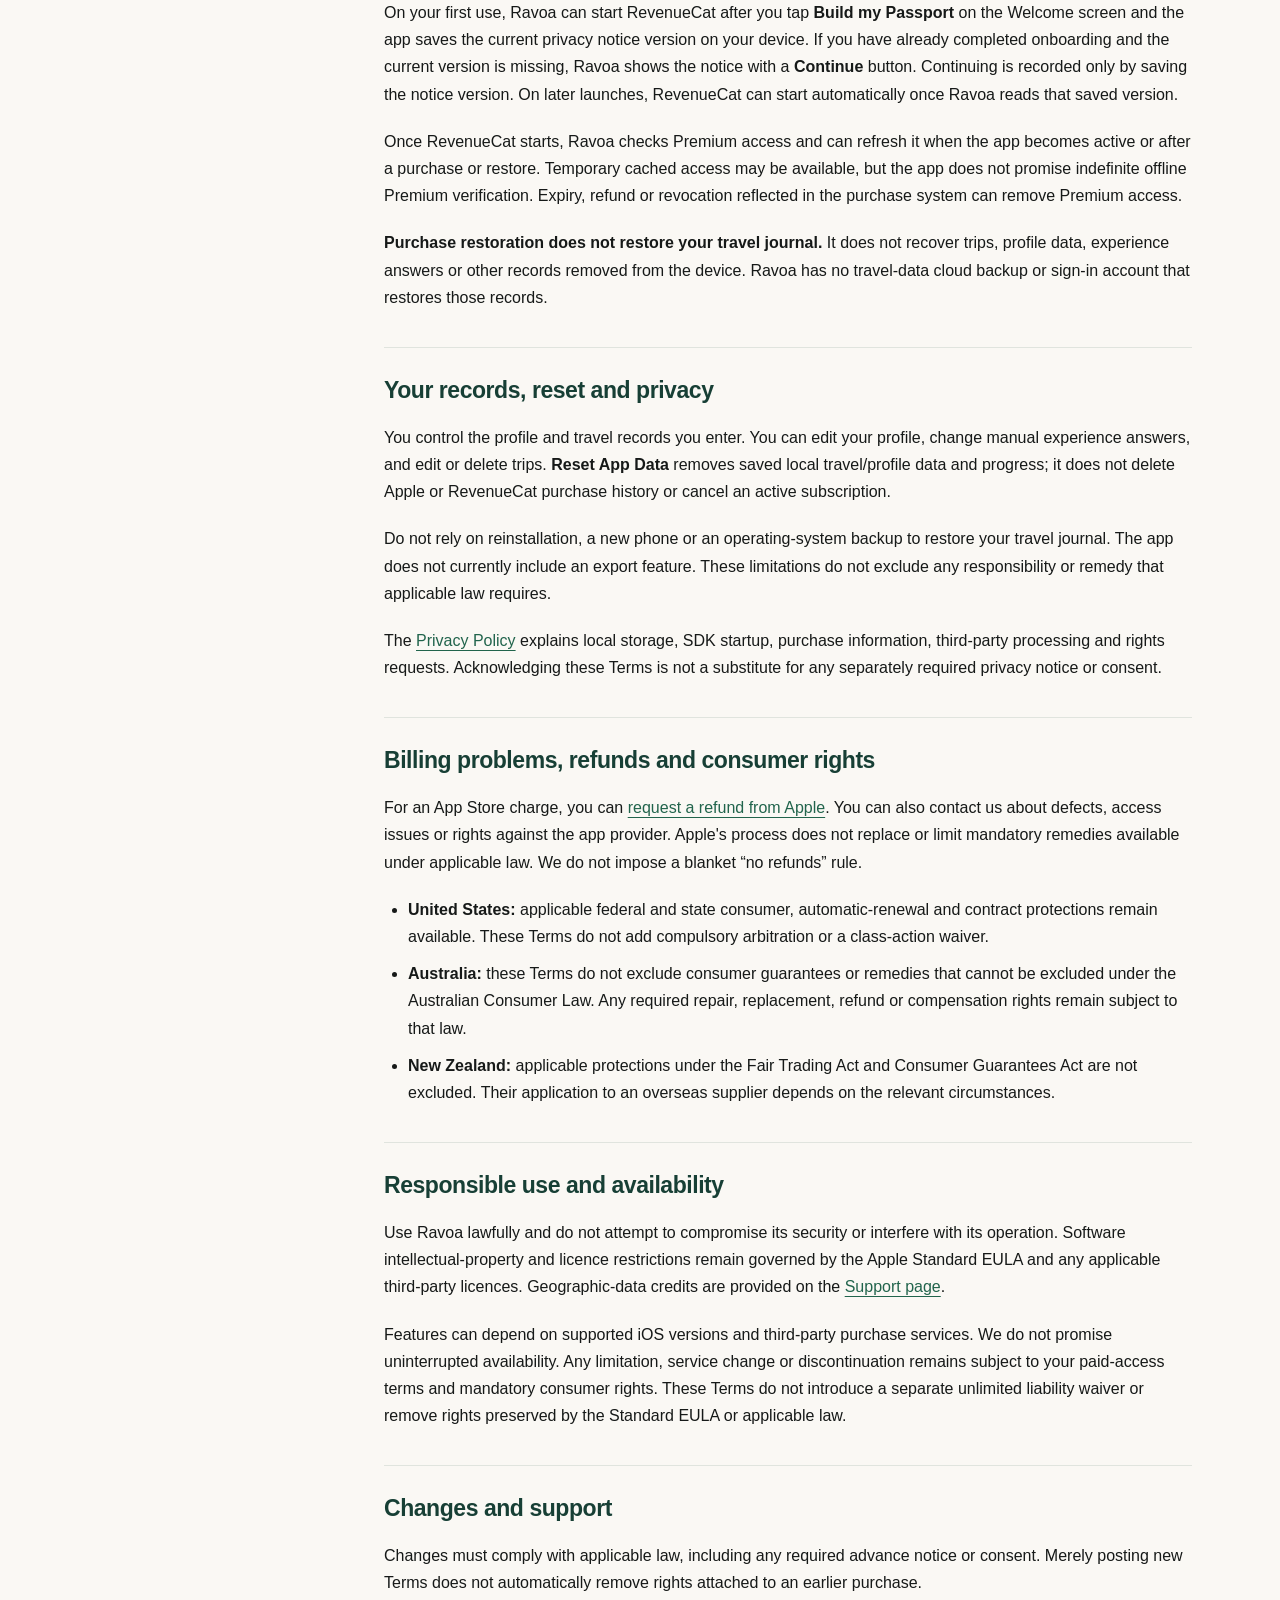
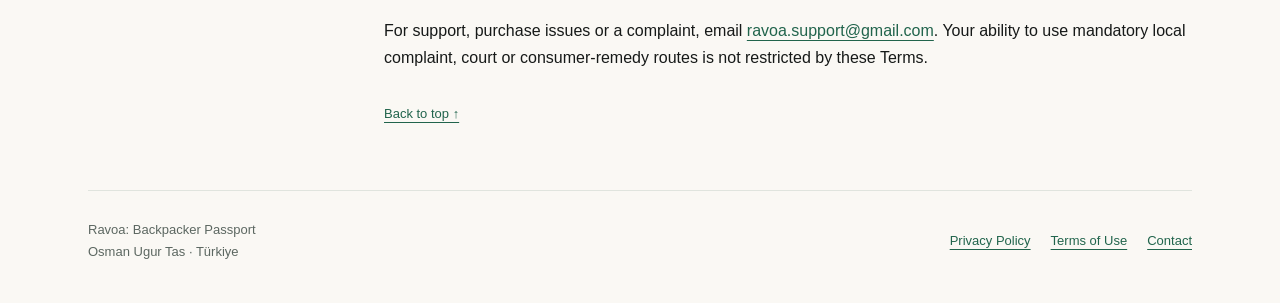
<file: terms/index.html>
<!doctype html>
<html lang="en">
<head>
  <meta charset="utf-8">
  <meta name="viewport" content="width=device-width, initial-scale=1">
  <meta name="description" content="Using Ravoa, Annual and Lifetime Premium, and your consumer rights.">
  <meta name="theme-color" content="#faf8f4">
  <meta name="referrer" content="no-referrer">
  <title>Terms of Use · Ravoa</title>
  <link rel="stylesheet" href="../assets/styles.css">
</head>
<body id="top">
  <a class="skip" href="#main">Skip to content</a>
  <header class="site-header wrap">
    <a class="brand" href="../index.html" aria-label="Ravoa Support">Ravoa</a>
    <nav class="site-nav" aria-label="Main navigation"><a href="../index.html">Support</a><a href="../privacy/index.html">Privacy</a><a href="../terms/index.html" aria-current="page">Terms</a></nav>
  </header>
  <main class="wrap" id="main"><header class="hero">
          <p class="eyebrow">Ravoa: Backpacker Passport</p>
          <h1>Terms of Use</h1><p class="lead">Using Ravoa, Annual and Lifetime Premium, and your consumer rights.</p><div class="meta">Last updated <time datetime="2026-11-23">23 November 2026</time> · Effective on first publication on the Ravoa Legal website</div>
        </header>
        <div class="document-layout">
          <aside class="toc"><h2>On this page</h2><nav aria-label="Page sections"><ol><li><a href="#apple-standard-eula-and-these-terms">Apple Standard EULA and these Terms</a></li><li><a href="#what-ravoa-provides">What Ravoa provides</a></li><li><a href="#free-features-and-premium">Free features and Premium</a></li><li><a href="#prices-and-payment">Prices and payment</a></li><li><a href="#annual-premium-and-automatic-renewal">Annual Premium and automatic renewal</a></li><li><a href="#lifetime-premium">Lifetime Premium</a></li><li><a href="#restore-purchases-and-access-checks">Restore Purchases and access checks</a></li><li><a href="#your-records-reset-and-privacy">Your records, reset and privacy</a></li><li><a href="#billing-problems-refunds-and-consumer-rights">Billing problems, refunds and consumer rights</a></li><li><a href="#responsible-use-and-availability">Responsible use and availability</a></li><li><a href="#changes-and-support">Changes and support</a></li></ol></nav></aside>
          <div>
            <details class="mobile-toc"><summary>On this page</summary><nav aria-label="Page sections"><ol><li><a href="#apple-standard-eula-and-these-terms">Apple Standard EULA and these Terms</a></li><li><a href="#what-ravoa-provides">What Ravoa provides</a></li><li><a href="#free-features-and-premium">Free features and Premium</a></li><li><a href="#prices-and-payment">Prices and payment</a></li><li><a href="#annual-premium-and-automatic-renewal">Annual Premium and automatic renewal</a></li><li><a href="#lifetime-premium">Lifetime Premium</a></li><li><a href="#restore-purchases-and-access-checks">Restore Purchases and access checks</a></li><li><a href="#your-records-reset-and-privacy">Your records, reset and privacy</a></li><li><a href="#billing-problems-refunds-and-consumer-rights">Billing problems, refunds and consumer rights</a></li><li><a href="#responsible-use-and-availability">Responsible use and availability</a></li><li><a href="#changes-and-support">Changes and support</a></li></ol></nav></details>
            <article class="document" aria-label="Terms of Use"><p>These Terms describe Ravoa: Backpacker Passport, its Premium options and related support. The app is provided by <strong>Osman Ugur Tas, operating as Ravoa</strong>, an individual developer based in <strong>Türkiye</strong>. Contact: <a href="mailto:ravoa.support@gmail.com">ravoa.support@gmail.com</a>.</p>
<p>The initial App Store launch is limited to the <strong>United States, Australia and New Zealand</strong>.</p>
<section id="apple-standard-eula-and-these-terms"><h2>Apple Standard EULA and these Terms</h2>
<p>The app&#x27;s software licence is governed by the <a href="https://www.apple.com/legal/internet-services/itunes/dev/stdeula/">Apple Standard Licensed Application End User License Agreement</a> rather than a custom Ravoa EULA. These Terms provide additional product, purchase and support information; they do not replace that licence or narrow its terms. If a software-licence provision conflicts, the Apple Standard EULA governs that provision, subject to mandatory law.</p>
<p>Apple&#x27;s applicable App Store transaction terms also apply to purchases. <strong>Nothing in these Terms excludes mandatory consumer rights or remedies</strong>, including rights that apply in the United States, Australia or New Zealand.</p>
</section>
<section id="what-ravoa-provides"><h2>What Ravoa provides</h2>
<p>Ravoa is a personal travel-record and progress-tracking app. It lets you record countries, destinations, journeys, stays and experiences, then presents your Passport, statistics and achievements. It is not a booking service, official travel document, verified travel credential, navigation service or travel-safety advisory.</p>
<p>Ravoa is intended for adults aged 18 and over. It currently has no age-verification system. No Ravoa account is required. There are no in-app ads, free trials or monthly subscription plans in the launch offering.</p>
</section>
<section id="free-features-and-premium"><h2>Free features and Premium</h2>
<p>Free features include your Passport, creating/editing/deleting trips, recording experiences, the six Stats Overview metrics, and the 21 free achievements. The app currently has no Premium limit on the number of trips you can record.</p>
<p>Premium provides advanced Travel Patterns and Records statistics and access to the nine Premium achievements. The paywall also lets free users preview Solo Travel Rate and Average Trip Length calculated from their own trips. That limited preview does not unlock the full advanced Stats screen.</p>
<p>Buying Premium does not automatically earn an achievement. Each achievement&#x27;s travel/experience conditions must also be met. Statistics and progress are recalculated when you change or delete records. Premium achievements can become locked if the relevant conditions are no longer met or Premium access ends; the underlying local travel records are not deleted for that reason.</p>
<p>Entries are self-reported and calculations depend on the data available. For example, missing hostel names affect unique-hostel progress, while hostel stays still count. The app does not independently verify that travel took place.</p>
</section>
<section id="prices-and-payment"><h2>Prices and payment</h2>
<p>The launch US list prices are <strong>US$14.99 per year for Annual Premium</strong> and <strong>US$34.99 once for Lifetime Premium</strong>. Other storefronts use Apple’s local currency and prices. Check the price and billing period shown by Apple before confirming your purchase. Prices and applicable taxes can vary by storefront.</p>
<p>Payment is handled through Apple StoreKit. RevenueCat supplies product information and verifies Premium access. Ravoa does not take payment-card details directly. If products cannot be loaded, the app does not present a fabricated price as available for purchase.</p>
<p>An Annual plan&#x27;s displayed <strong>monthly equivalent</strong> is its annual price divided by 12 and rounded for display. <strong>It is not a monthly plan or monthly instalment: Annual is billed annually.</strong></p>
</section>
<section id="annual-premium-and-automatic-renewal"><h2>Annual Premium and automatic renewal</h2>
<p>Annual Premium is an automatically renewing one-year subscription. Apple charges for the selected subscription through your Apple Account. It renews for a further year unless you turn off renewal using Apple&#x27;s subscription controls before the renewal is processed. Apple displays billing and renewal information; cancel sufficiently in advance of the renewal date to avoid the next charge.</p>
<p>You can manage an active Annual plan from <strong>Me → Premium Active → Manage Subscription</strong>, or from your iPhone&#x27;s <strong>Settings → your name → Subscriptions → Ravoa</strong>. See <a href="https://support.apple.com/en-us/118428">Apple&#x27;s cancellation guidance</a>.</p>
<p>Turning off renewal normally leaves access until the end of the paid period. Cancellation of future renewal and a refund for a charge are separate, subject to any different mandatory local rights. Deleting Ravoa, resetting app data or requesting deletion of personal information does not cancel an Apple subscription.</p>
<p>Required price-change notices, renewal notices, consents and statutory cancellation rights must be respected. No statement here treats the ordinary Apple cancellation controls as a waiver of other rights.</p>
</section>
<section id="lifetime-premium"><h2>Lifetime Premium</h2>
<p>Lifetime Premium is a <strong>one-time purchase for permanent access to Ravoa Premium features</strong>, with no recurring subscription fee. It covers the current advanced statistics, nine Premium achievements and improvements offered within Ravoa Premium. Achievement conditions still apply.</p>
<p>This includes improvements when they are offered within Ravoa Premium; it does not promise that any particular future feature will be developed or released.</p>
<p>“Lifetime” describes the non-expiring purchase access; it does not guarantee that Ravoa, every device, every operating-system version or all third-party services will operate indefinitely. This qualification does not give us an unrestricted right to remove paid access or avoid mandatory consumer remedies. Any discontinuation or material change must respect the purchase promise and applicable law.</p>
<p>Lifetime access is still verified through Apple&#x27;s purchase record and RevenueCat. Restore Purchases may be needed after reinstallation or on an eligible device. Lifetime has no subscription renewal to cancel; applicable refund and consumer rights remain separate.</p>
</section>
<section id="restore-purchases-and-access-checks"><h2>Restore Purchases and access checks</h2>
<p><strong>Restore Purchases</strong> is available on the Premium paywall and Premium Membership screen. Use the Apple Account associated with your purchase and an internet connection. Restoration is subject to the underlying valid purchase and applicable Apple rules.</p>
<p>On your first use, Ravoa can start RevenueCat after you tap <strong>Build my Passport</strong> on the Welcome screen and the app saves the current privacy notice version on your device. If you have already completed onboarding and the current version is missing, Ravoa shows the notice with a <strong>Continue</strong> button. Continuing is recorded only by saving the notice version. On later launches, RevenueCat can start automatically once Ravoa reads that saved version.</p>
<p>Once RevenueCat starts, Ravoa checks Premium access and can refresh it when the app becomes active or after a purchase or restore. Temporary cached access may be available, but the app does not promise indefinite offline Premium verification. Expiry, refund or revocation reflected in the purchase system can remove Premium access.</p>
<p><strong>Purchase restoration does not restore your travel journal.</strong> It does not recover trips, profile data, experience answers or other records removed from the device. Ravoa has no travel-data cloud backup or sign-in account that restores those records.</p>
</section>
<section id="your-records-reset-and-privacy"><h2>Your records, reset and privacy</h2>
<p>You control the profile and travel records you enter. You can edit your profile, change manual experience answers, and edit or delete trips. <strong>Reset App Data</strong> removes saved local travel/profile data and progress; it does not delete Apple or RevenueCat purchase history or cancel an active subscription.</p>
<p>Do not rely on reinstallation, a new phone or an operating-system backup to restore your travel journal. The app does not currently include an export feature. These limitations do not exclude any responsibility or remedy that applicable law requires.</p>
<p>The <a href="../privacy/index.html">Privacy Policy</a> explains local storage, SDK startup, purchase information, third-party processing and rights requests. Acknowledging these Terms is not a substitute for any separately required privacy notice or consent.</p>
</section>
<section id="billing-problems-refunds-and-consumer-rights"><h2>Billing problems, refunds and consumer rights</h2>
<p>For an App Store charge, you can <a href="https://reportaproblem.apple.com/">request a refund from Apple</a>. You can also contact us about defects, access issues or rights against the app provider. Apple&#x27;s process does not replace or limit mandatory remedies available under applicable law. We do not impose a blanket “no refunds” rule.</p>
<ul><li><strong>United States:</strong> applicable federal and state consumer, automatic-renewal and contract protections remain available. These Terms do not add compulsory arbitration or a class-action waiver.</li><li><strong>Australia:</strong> these Terms do not exclude consumer guarantees or remedies that cannot be excluded under the Australian Consumer Law. Any required repair, replacement, refund or compensation rights remain subject to that law.</li><li><strong>New Zealand:</strong> applicable protections under the Fair Trading Act and Consumer Guarantees Act are not excluded. Their application to an overseas supplier depends on the relevant circumstances.</li></ul>
</section>
<section id="responsible-use-and-availability"><h2>Responsible use and availability</h2>
<p>Use Ravoa lawfully and do not attempt to compromise its security or interfere with its operation. Software intellectual-property and licence restrictions remain governed by the Apple Standard EULA and any applicable third-party licences. Geographic-data credits are provided on the <a href="../index.html#geographic-data-credits">Support page</a>.</p>
<p>Features can depend on supported iOS versions and third-party purchase services. We do not promise uninterrupted availability. Any limitation, service change or discontinuation remains subject to your paid-access terms and mandatory consumer rights. These Terms do not introduce a separate unlimited liability waiver or remove rights preserved by the Standard EULA or applicable law.</p>
</section>
<section id="changes-and-support"><h2>Changes and support</h2>
<p>Changes must comply with applicable law, including any required advance notice or consent. Merely posting new Terms does not automatically remove rights attached to an earlier purchase.</p>
<p>For support, purchase issues or a complaint, email <a href="mailto:ravoa.support@gmail.com">ravoa.support@gmail.com</a>. Your ability to use mandatory local complaint, court or consumer-remedy routes is not restricted by these Terms.</p>
</section></article>
            <a class="top-link" href="#top">Back to top ↑</a>
          </div>
        </div></main>
  <footer class="site-footer wrap">
    <p>Ravoa: Backpacker Passport<br>Osman Ugur Tas · Türkiye</p>
    <nav class="footer-links" aria-label="Footer navigation">
      <a href="../privacy/index.html">Privacy Policy</a>
      <a href="../terms/index.html">Terms of Use</a>
      <a href="mailto:ravoa.support@gmail.com">Contact</a>
    </nav>
  </footer>
</body>
</html>
</file>
<file: assets/styles.css>
:root {
  color-scheme: light;
  --paper: #faf8f4;
  --white: #fff;
  --ink: #161918;
  --green: #173f35;
  --accent: #21644c;
  --soft: #edf4ef;
  --muted: #5c6761;
  --line: #e0e4de;
  --review: #755138;
}
* { box-sizing: border-box; }
html { scroll-padding-top: 24px; }
body { margin: 0; background: var(--paper); color: var(--ink); font-family: -apple-system, BlinkMacSystemFont, "Segoe UI", Helvetica, Arial, sans-serif; font-size: 16px; line-height: 1.7; -webkit-text-size-adjust: 100%; }
a { color: var(--accent); text-underline-offset: 4px; text-decoration-thickness: 1px; overflow-wrap: anywhere; }
a:hover { text-decoration-thickness: 2px; }
a:focus-visible, summary:focus-visible { outline: 2px solid var(--accent); outline-offset: 5px; border-radius: 2px; }
p, ul, ol { margin: 0 0 20px; }
li + li { margin-top: 10px; }
ul, ol { padding-left: 24px; }
strong { font-weight: 600; }
.wrap { width: min(1104px, calc(100% - 80px)); margin-inline: auto; }
.skip { position: absolute; top: -100px; left: 20px; padding: 8px 16px; background: var(--white); z-index: 10; }
.skip:focus { top: 10px; }
.site-header { display: flex; align-items: center; justify-content: space-between; gap: 24px; min-height: 104px; border-bottom: 1px solid var(--line); }
.brand { font-size: 30px; line-height: 1.1; font-weight: 650; letter-spacing: -1.4px; text-decoration: none; color: var(--green); }
.site-nav { display: flex; gap: 28px; align-items: center; }
.site-nav a { display: inline-flex; align-items: center; min-height: 44px; color: var(--muted); font-size: 14px; text-decoration: none; }
.site-nav a[aria-current="page"] { color: var(--green); font-weight: 650; box-shadow: inset 0 -2px var(--accent); }
.hero { padding: 64px 0 32px; }
.eyebrow { font-size: 12px; letter-spacing: 1.9px; text-transform: uppercase; color: var(--muted); margin-bottom: 16px; }
h1 { margin: 0 0 22px; color: var(--green); font-size: clamp(42px, 5.2vw, 66px); line-height: 1.08; font-weight: 600; letter-spacing: -2.4px; }
.lead { max-width: 660px; font-size: 19px; line-height: 1.6; color: var(--muted); margin-bottom: 24px; }
.contact-link { display: inline-flex; min-height: 48px; align-items: center; padding: 10px 20px; border-radius: 10px; color: var(--white); background: var(--accent); font-size: 15px; font-weight: 550; text-decoration: none; }
.contact-link:hover { background: var(--green); }
.draft-banner { border-left: 2px solid #bcab97; color: var(--review); padding: 4px 0 4px 16px; margin: 8px 0 40px; max-width: 760px; font-size: 13px; line-height: 1.65; }
.draft-banner p { margin: 0; }
.meta { display: flex; gap: 8px 24px; flex-wrap: wrap; color: var(--muted); font-size: 13px; }
.document-layout { display: grid; grid-template-columns: 228px minmax(0, 1fr); gap: 68px; align-items: start; padding: 12px 0 64px; }
.toc { position: sticky; top: 24px; font-size: 13px; line-height: 1.5; max-height: calc(100vh - 48px); overflow: auto; }
.toc h2 { color: var(--green); font-size: 13px; font-weight: 600; margin: 0 0 16px; }
.toc ol, .mobile-toc ol { list-style: none; padding: 0; margin: 0; }
.toc li { margin: 0 0 13px; }
.toc a { color: var(--muted); text-decoration: none; }
.toc a:hover { color: var(--accent); text-decoration: underline; }
.document { min-width: 0; }
.document > p:first-child { font-size: 17px; }
.document section { border-top: 1px solid var(--line); padding-top: 28px; margin-top: 36px; scroll-margin-top: 24px; }
.document section:first-child { margin-top: 0; }
.document h2 { font-size: 23px; line-height: 1.3; font-weight: 600; letter-spacing: -0.45px; color: var(--green); margin: 0 0 18px; }
.document p:last-child { margin-bottom: 0; }
.review-note { border-left: 2px solid #c4b8a7; background: #f2eee7; padding: 14px 16px; margin: 24px 0; font-size: 13px; line-height: 1.65; color: #674b34; overflow-wrap: anywhere; }
.review-note p { margin: 0; }
.mobile-toc { display: none; }
.site-footer { border-top: 1px solid var(--line); padding-top: 28px; padding-bottom: 40px; display: flex; align-items: start; justify-content: space-between; gap: 24px; color: var(--muted); font-size: 13px; }
.site-footer p { margin: 0; }
.footer-links { display: flex; gap: 20px; flex-wrap: wrap; }
.footer-links a { display: inline-flex; align-items: center; min-height: 44px; }
.top-link { font-size: 13px; display: inline-block; margin-top: 32px; }
@media (max-width: 800px) {
  .wrap { width: calc(100% - 48px); }
  .site-header { min-height: 86px; }
  .site-nav { gap: 20px; }
  .hero { padding-top: 44px; }
  .document-layout { display: block; padding-top: 0; }
  .toc { display: none; }
  .mobile-toc { display: block; border-block: 1px solid var(--line); margin: 0 0 32px; padding: 8px 0; }
  .mobile-toc summary { min-height: 44px; padding: 10px 0; font-weight: 600; color: var(--green); cursor: pointer; }
  .mobile-toc nav { padding: 8px 0 14px; }
  .mobile-toc a { display: inline-flex; padding: 5px 0; font-size: 14px; }
  .site-footer { flex-direction: column; gap: 12px; }
}
@media (max-width: 430px) {
  .wrap { width: calc(100% - 40px); }
  .brand { font-size: 27px; }
  .site-header { gap: 14px; }
  .site-nav { gap: 15px; }
  .site-nav a { font-size: 13px; }
  h1 { letter-spacing: -1.5px; font-size: 41px; }
  .lead { font-size: 17px; }
  .eyebrow { font-size: 11px; letter-spacing: 1.3px; }
  .draft-banner { margin-bottom: 32px; }
  .document h2 { font-size: 21px; }
  .document section { margin-top: 30px; padding-top: 24px; }
}
@media (max-width: 350px) {
  .site-header { flex-wrap: wrap; padding: 18px 0 8px; gap: 8px; }
  .site-nav { width: 100%; justify-content: space-between; }
  h1 { font-size: 36px; }
  .contact-link { padding-inline: 12px; font-size: 14px; }
}
@media print {
  body { background: white; font-size: 11pt; }
  .wrap { width: 100%; }
  .site-header, .site-footer, .toc, .mobile-toc, .skip, .top-link { display: none; }
  .document-layout { display: block; }
  .hero { padding-top: 0; }
  h1 { font-size: 30pt; }
  h2 { break-after: avoid; }
  .review-note { break-inside: avoid; }
  .draft-banner { color: #000; }
}
</file>
